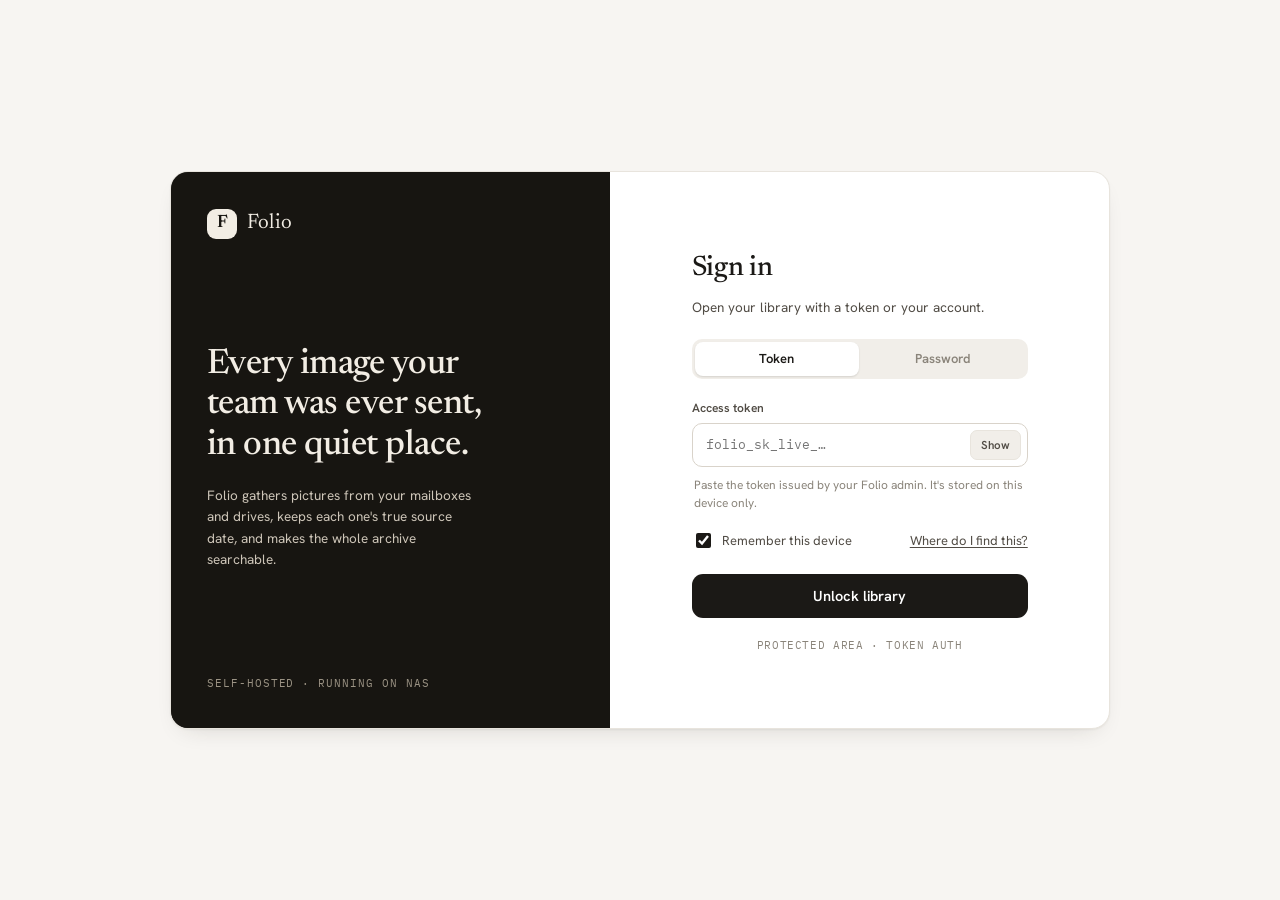
<file: services/portal/portal/static/demo.html>
<!doctype html>
<html lang="en" data-theme="light">
<head>
  <meta charset="utf-8" />
  <meta name="viewport" content="width=device-width, initial-scale=1, viewport-fit=cover" />
  <title>Folio · Design Preview (offline demo)</title>
  <link rel="icon" href="data:image/svg+xml,%3Csvg xmlns='http://www.w3.org/2000/svg' viewBox='0 0 24 24'%3E%3Crect width='24' height='24' rx='6' fill='%231b1916'/%3E%3Ctext x='12' y='17' font-family='Georgia,serif' font-size='15' fill='%23fff' text-anchor='middle'%3EF%3C/text%3E%3C/svg%3E" />
  <link rel="preconnect" href="https://fonts.googleapis.com" />
  <link rel="preconnect" href="https://fonts.gstatic.com" crossorigin />
  <link href="https://fonts.googleapis.com/css2?family=Hanken+Grotesk:wght@400;500;600;700&family=Newsreader:ital,opsz,wght@0,6..72,400;0,6..72,500;1,6..72,400;1,6..72,500&family=IBM+Plex+Mono:wght@400;500&display=swap" rel="stylesheet" />
  <!-- Same production stylesheet — no styling drift. -->
  <link rel="stylesheet" href="css/app.css" />
  <!-- Flip the app into offline-demo mode BEFORE the module entry runs. -->
  <script>window.FOLIO_DEMO = true;</script>
</head>
<body>
  <div id="root"></div>
  <!-- Same production entry; api.js routes all calls to the embedded dataset. -->
  <script type="module" src="js/app.js"></script>
</body>
</html>
</file>
<file: services/portal/portal/static/css/app.css>
/* ============================================================================
   Folio Portal — app.css
   Faithful reproduction of the approved mockup (design/folio-mockup.dc.html).
   Inline prototype styles are translated to real classes + CSS :hover.
   Theme tokens live on the root element via [data-theme]; default = light.
   ========================================================================== */

/* ----------------------------------------------------------------- Reset -- */
*{box-sizing:border-box}
html,body{margin:0;padding:0}
html{min-height:100%}

:root{
  /* Light (default) */
  --bg:#f7f5f2; --surface:#ffffff; --surface-2:#f1eee9;
  --ink:#1b1916; --ink-soft:#514c45; --muted:#8a847a;
  --line:#e8e4dd; --line-strong:#d9d3ca; --field:#ffffff;
  --shadow:0 1px 2px rgba(40,34,26,.05), 0 10px 26px -14px rgba(40,34,26,.2);
  --overlay:rgba(28,24,20,.5);
  --danger:#b23b2e;
  /* Accent: Graphite */
  --accent:#1b1916; --accent-contrast:#ffffff;
  color-scheme:light;
}
[data-theme="dark"]{
  --bg:#15130f; --surface:#1d1a16; --surface-2:#25211b;
  --ink:#f2ede4; --ink-soft:#b8b0a4; --muted:#837c6f;
  --line:#2c2822; --line-strong:#3a352d; --field:#211e19;
  --shadow:0 1px 2px rgba(0,0,0,.4), 0 12px 30px -14px rgba(0,0,0,.7);
  --overlay:rgba(8,6,4,.74);
  --danger:#e88a7a;
  /* Accent: Graphite (dark) */
  --accent:#f2ede4; --accent-contrast:#1b1916;
  color-scheme:dark;
}

body{
  background:var(--bg);
  color:var(--ink);
  font-family:'Hanken Grotesk',system-ui,-apple-system,sans-serif;
  font-size:14px; line-height:1.5;
  -webkit-font-smoothing:antialiased;
  -moz-osx-font-smoothing:grayscale;
}
#root{min-height:100vh}
input,button,select,textarea{font-family:inherit}
button{font:inherit}
a{color:inherit}

::selection{background:rgba(0,0,0,.10)}
[data-theme="dark"] ::selection{background:rgba(255,255,255,.12)}

::-webkit-scrollbar{width:11px;height:11px}
::-webkit-scrollbar-thumb{background:rgba(120,110,95,.30);border-radius:9px;border:3px solid transparent;background-clip:padding-box}
::-webkit-scrollbar-track{background:transparent}

@keyframes folioIn{from{opacity:0;transform:translateY(6px)}to{opacity:1;transform:none}}
@keyframes toastIn{from{opacity:0;transform:translate(-50%,10px)}to{opacity:1;transform:translate(-50%,0)}}
@keyframes lbIn{from{opacity:0}to{opacity:1}}

[hidden]{display:none !important}

/* --------------------------------------------------------------- Buttons -- */
.btn-primary{
  background:var(--accent); color:var(--accent-contrast);
  border:none; border-radius:11px; font-weight:600; cursor:pointer;
  transition:filter .12s ease;
}
.btn-primary:hover{filter:brightness(.94)}
.btn-primary:disabled{opacity:.55;cursor:default;filter:none}

.btn-ghost{
  background:transparent; border:1px solid var(--line-strong); color:var(--ink);
  border-radius:9px; font-weight:500; cursor:pointer; transition:background .12s ease;
}
.btn-ghost:hover{background:var(--surface-2)}

.link-btn{
  background:none;border:none;color:var(--ink-soft);font-size:13px;cursor:pointer;
  text-decoration:underline;text-underline-offset:2px;padding:0;
}

/* Reusable custom checkbox (square) */
.cbox{
  position:relative;width:16px;height:16px;border-radius:5px;
  border:1.5px solid var(--line-strong);flex-shrink:0;
  display:flex;align-items:center;justify-content:center;background:var(--field);
}
.cbox.lg{width:17px;height:17px}
.cbox .cbox-fill{
  position:absolute;inset:-1.5px;border-radius:5px;background:var(--accent);
  display:flex;align-items:center;justify-content:center;color:var(--accent-contrast);
}

/* iOS-style toggle */
.toggle{
  position:relative;width:40px;height:23px;border-radius:999px;border:none;
  cursor:pointer;padding:0;background:var(--line-strong);transition:background .15s;flex-shrink:0;
}
.toggle.on{background:var(--accent)}
.toggle .toggle-knob{
  position:absolute;top:2px;left:2px;width:19px;height:19px;border-radius:50%;
  background:#fff;box-shadow:0 1px 2px rgba(0,0,0,.3);transition:transform .15s;
}
.toggle.on .toggle-knob{transform:translateX(17px)}

/* Custom-styled select */
.select-wrap{position:relative;display:inline-block}
.select{
  appearance:none;-webkit-appearance:none;height:34px;padding:0 30px 0 12px;
  background:var(--surface);border:1px solid var(--line-strong);border-radius:9px;
  color:var(--ink);font-size:13px;cursor:pointer;outline:none;
}
.select-chevron{
  position:absolute;right:10px;top:50%;transform:translateY(-50%);
  pointer-events:none;color:var(--muted);display:flex;
}

/* ===========================================================================
   LOGIN
   ========================================================================== */
.login-wrap{min-height:100vh;display:flex;align-items:center;justify-content:center;padding:24px}
.login-card{
  display:flex;width:100%;max-width:940px;min-height:558px;background:var(--surface);
  border:1px solid var(--line);border-radius:18px;overflow:hidden;box-shadow:var(--shadow);
}
.login-cover{position:relative;flex:1.05 1 0;min-width:0;background:#171511;color:#f2ede4;overflow:hidden}
.login-cover .cover-photo{position:absolute;inset:0;width:100%;height:100%;object-fit:cover;opacity:.4}
.login-cover .cover-overlay{position:absolute;inset:0;background:linear-gradient(180deg,rgba(23,21,17,.5),rgba(23,21,17,.84))}
.login-cover .cover-content{position:relative;height:100%;display:flex;flex-direction:column;justify-content:space-between;padding:36px}
.cover-brand{display:flex;align-items:center;gap:10px}
.cover-mark{width:30px;height:30px;border-radius:9px;background:#f2ede4;color:#171511;display:flex;align-items:center;justify-content:center;font-family:'Newsreader',serif;font-size:18px;font-weight:600}
.cover-word{font-family:'Newsreader',serif;font-size:21px;letter-spacing:.01em}
.cover-headline{font-family:'Newsreader',serif;font-weight:500;font-size:35px;line-height:1.16;letter-spacing:-.015em;max-width:15ch;text-wrap:balance}
.cover-sub{margin:18px 0 0;max-width:33ch;color:#cdc5b8;font-size:13.5px;line-height:1.6}
.cover-eyebrow{font-family:'IBM Plex Mono',monospace;font-size:10.5px;letter-spacing:.09em;text-transform:uppercase;color:#9b9384}

.login-pane{flex:1 1 0;min-width:0;display:flex;align-items:center;justify-content:center;padding:40px}
.login-form{width:100%;max-width:336px}
.login-title{margin:0;font-family:'Newsreader',serif;font-weight:500;font-size:28px;letter-spacing:-.01em}
.login-subtitle{margin:8px 0 22px;color:var(--ink-soft);font-size:13.5px}

.login-tabs{display:flex;align-items:center;padding:3px;gap:2px;background:var(--surface-2);border-radius:10px;margin:0 0 20px}
.login-tab{
  flex:1;height:34px;border:none;border-radius:8px;background:transparent;color:var(--muted);
  font-size:13px;font-weight:600;cursor:pointer;transition:background .12s,color .12s;
}
.login-tab.active{background:var(--surface);color:var(--ink);box-shadow:0 1px 2px rgba(0,0,0,.12)}

.field-label{display:block;font-size:12px;font-weight:600;margin:0 0 6px;color:var(--ink-soft)}
.field-wrap{position:relative}
.field-wrap + .field-wrap{margin-top:14px}
.auth-input{
  width:100%;height:44px;padding:0 13px;background:var(--field);
  border:1px solid var(--line-strong);border-radius:10px;outline:none;color:var(--ink);font-size:14px;
}
.auth-input.mono{font-family:'IBM Plex Mono',monospace;font-size:13px}
.auth-input.has-toggle{padding-right:62px}
.show-toggle{
  position:absolute;right:7px;top:50%;transform:translateY(-50%);height:30px;padding:0 10px;
  background:var(--surface-2);border:1px solid var(--line);border-radius:7px;color:var(--ink-soft);
  font-size:11.5px;font-weight:600;cursor:pointer;
}
.field-help{margin:9px 2px 0;font-size:12px;color:var(--muted);line-height:1.5}
.login-error{margin:12px 2px 0;font-size:12.5px;color:var(--danger);line-height:1.45;min-height:1px}
.remember-row{display:flex;align-items:center;justify-content:space-between;margin:18px 0 22px;gap:10px}
.remember{display:flex;align-items:center;gap:8px;font-size:13px;color:var(--ink-soft);cursor:pointer}
.remember input{width:15px;height:15px;accent-color:var(--accent)}
.btn-unlock{width:100%;height:44px;border-radius:11px;font-size:14.5px}
.login-eyebrow{margin:20px 0 0;text-align:center;font-family:'IBM Plex Mono',monospace;font-size:10.5px;letter-spacing:.06em;text-transform:uppercase;color:var(--muted)}

/* ===========================================================================
   HEADER
   ========================================================================== */
.topbar{
  position:sticky;top:0;z-index:40;display:flex;align-items:center;gap:16px;height:60px;
  padding:0 20px;background:var(--surface);border-bottom:1px solid var(--line);
}
.brand-group{display:flex;align-items:center;gap:18px;flex-shrink:0}
.brand{display:flex;align-items:center;gap:9px}
.brand-mark{width:28px;height:28px;border-radius:8px;background:var(--accent);color:var(--accent-contrast);display:flex;align-items:center;justify-content:center;font-family:'Newsreader',serif;font-size:17px;font-weight:600}
.brand-word{font-family:'Newsreader',serif;font-size:19px;letter-spacing:.01em}
.tabs{display:flex;align-items:center;gap:2px}
.tab{position:relative;background:none;border:none;cursor:pointer;font-size:13.5px;font-weight:500;color:var(--ink);padding:9px 10px;border-radius:8px;transition:background .12s}
.tab:hover{background:var(--surface-2)}
.tab-underline{position:absolute;left:10px;right:10px;bottom:-1px;height:2px;background:var(--accent);border-radius:2px}

.search-area{flex:1 1 0;display:flex;justify-content:center;min-width:0}
.search-box{position:relative;width:100%;max-width:520px;display:flex;align-items:center;gap:9px;height:38px;padding:0 12px;background:var(--field);border:1px solid var(--line);border-radius:10px}
.search-icon{display:flex;color:var(--muted);flex-shrink:0}
.search-input{flex:1;min-width:0;border:none;background:none;outline:none;font-size:13.5px;color:var(--ink)}
.search-clear{display:flex;background:none;border:none;cursor:pointer;color:var(--muted);padding:2px}

.header-right{display:flex;align-items:center;gap:12px;flex-shrink:0}
.seg{display:flex;align-items:center;padding:3px;gap:2px;background:var(--surface-2);border-radius:9px}
.seg-btn{height:28px;padding:0 12px;border:none;border-radius:7px;font-size:12.5px;font-weight:600;cursor:pointer;background:transparent;color:var(--muted);transition:background .12s,color .12s}
.seg-btn.active{background:var(--surface);color:var(--ink);box-shadow:0 1px 2px rgba(0,0,0,.12)}
.divider{width:1px;height:24px;background:var(--line)}

.user-menu{position:relative}
.user-btn{display:flex;align-items:center;gap:9px;background:none;border:none;cursor:pointer;padding:4px 6px;border-radius:9px;transition:background .12s}
.user-btn:hover{background:var(--surface-2)}
.avatar{width:28px;height:28px;border-radius:50%;background:var(--surface-2);border:1px solid var(--line-strong);display:flex;align-items:center;justify-content:center;font-size:12.5px;font-weight:600;color:var(--ink)}
.user-name{font-size:13px;font-weight:500}
.user-chevron{color:var(--muted);display:flex}
.menu{position:absolute;right:0;top:48px;width:206px;background:var(--surface);border:1px solid var(--line);border-radius:12px;box-shadow:var(--shadow);padding:6px;z-index:50;animation:folioIn .12s ease}
.menu-head{padding:8px 10px 6px}
.menu-name{font-size:13px;font-weight:600}
.menu-sub{font-size:11.5px;color:var(--muted)}
.menu-sep{height:1px;background:var(--line);margin:4px 0}
.menu-item{width:100%;text-align:left;background:none;border:none;cursor:pointer;font-size:13px;color:var(--ink);padding:8px 10px;border-radius:8px;transition:background .12s}
.menu-item:hover{background:var(--surface-2)}

/* ===========================================================================
   LIBRARY
   ========================================================================== */
.library{display:flex;align-items:flex-start}
.sidebar{
  position:sticky;top:60px;align-self:flex-start;width:256px;flex-shrink:0;
  height:calc(100vh - 60px);overflow-y:auto;border-right:1px solid var(--line);
  padding:20px 14px 40px;background:var(--surface);
}
.side-eyebrow{font-family:'IBM Plex Mono',monospace;font-size:10px;letter-spacing:.1em;text-transform:uppercase;color:var(--muted);margin:0 8px 9px}
.side-list{display:flex;flex-direction:column;gap:1px}
.side-sep{height:1px;background:var(--line);margin:18px 8px}
.side-subhead{font-size:11px;font-weight:700;color:var(--ink-soft);margin:0 8px 5px;letter-spacing:.02em}
.side-group{display:flex;flex-direction:column;gap:1px;margin-bottom:11px}

.folder-row{position:relative;display:flex;align-items:center;justify-content:space-between;gap:8px;width:100%;background:none;border:none;cursor:pointer;text-align:left;padding:8px 10px;border-radius:9px;color:var(--ink);font-size:13.5px;transition:background .12s}
.folder-row:hover{background:var(--surface-2)}
.folder-fill{position:absolute;inset:0;background:var(--surface-2);border-radius:9px}
.folder-bar{position:absolute;left:0;top:7px;bottom:7px;width:3px;background:var(--accent);border-radius:0 3px 3px 0}
.folder-name{position:relative;z-index:1;white-space:nowrap;overflow:hidden;text-overflow:ellipsis}
.folder-count{position:relative;z-index:1;font-size:11.5px;color:var(--muted);font-family:'IBM Plex Mono',monospace}
.folder-row.depth-1 .folder-name{padding-left:14px}
.folder-row.depth-2 .folder-name{padding-left:28px}

.opt-row{display:flex;align-items:center;gap:9px;padding:6px 8px;border-radius:8px;cursor:pointer;font-size:12.5px;transition:background .12s}
.opt-row:hover{background:var(--surface-2)}
.opt-name{flex:1;min-width:0;white-space:nowrap;overflow:hidden;text-overflow:ellipsis;color:var(--ink)}
.opt-count{font-size:11px;color:var(--muted);font-family:'IBM Plex Mono',monospace}
.vendor-dot{width:8px;height:8px;border-radius:50%;flex-shrink:0}

.presets{display:flex;flex-wrap:wrap;gap:6px;margin:0 8px 12px}
.preset{height:27px;padding:0 11px;border-radius:8px;font-size:12px;cursor:pointer;border:1px solid var(--line-strong);background:var(--field);color:var(--ink-soft);font-weight:500}
.preset.active{border:1px solid var(--accent);background:var(--accent);color:var(--accent-contrast);font-weight:600}
.date-row{display:flex;gap:8px;margin:0 8px}
.date-col{flex:1;min-width:0}
.date-cap{font-size:10.5px;color:var(--muted);margin-bottom:4px}
.date-input{width:100%;height:34px;padding:0 8px;background:var(--field);border:1px solid var(--line-strong);border-radius:8px;color:var(--ink);font-size:12px;outline:none}
.reset-link{margin:16px 8px 0;background:none;border:none;color:var(--ink-soft);font-size:12.5px;cursor:pointer;text-decoration:underline;text-underline-offset:2px;display:block}

.main{flex:1 1 0;min-width:0;padding:24px 28px 64px}
.coll-title{margin:0;font-family:'Newsreader',serif;font-weight:500;font-size:27px;letter-spacing:-.01em}
.coll-desc{margin:7px 0 0;color:var(--ink-soft);font-size:13.5px}
.coll-meta{display:flex;align-items:center;gap:8px;margin:10px 0 18px;font-family:'IBM Plex Mono',monospace;font-size:11px;color:var(--muted);text-transform:uppercase;letter-spacing:.06em}

.toolbar{display:flex;align-items:center;justify-content:space-between;gap:14px;flex-wrap:wrap;padding:12px 0;border-top:1px solid var(--line);border-bottom:1px solid var(--line);margin-bottom:22px}
.toolbar-left{display:flex;align-items:center;gap:12px;flex-wrap:wrap}
.toolbar-right{display:flex;align-items:center;gap:12px;flex-wrap:wrap}
.select-all{display:flex;align-items:center;gap:8px;cursor:pointer;font-size:13px;color:var(--ink-soft)}
.selection-info{display:flex;align-items:center;gap:10px;padding-left:13px;border-left:1px solid var(--line)}
.sel-count{font-size:13px;font-weight:600}
.btn-download{display:flex;align-items:center;gap:7px;height:32px;padding:0 12px;border-radius:9px;font-size:13px;font-weight:600}
.btn-edit-sel{display:flex;align-items:center;gap:6px;height:32px;padding:0 12px;background:transparent;border:1px solid var(--line-strong);color:var(--ink);border-radius:9px;font-size:13px;font-weight:600;cursor:pointer;transition:background .12s}
.btn-edit-sel:hover{background:var(--surface-2)}
.control{display:flex;align-items:center;gap:7px}
.control-label{font-size:12.5px;color:var(--muted)}

.grid{display:grid;grid-template-columns:repeat(auto-fill,minmax(248px,1fr));gap:16px}
.tile{position:relative;aspect-ratio:4/3;border-radius:13px;overflow:hidden;cursor:zoom-in;box-shadow:var(--shadow)}
.tile-bg{position:absolute;inset:0}
.tile-img{position:absolute;inset:0;width:100%;height:100%;object-fit:cover;opacity:0;transition:opacity .25s ease}
.tile-img.loaded{opacity:1}
.tile-caption{position:absolute;left:0;right:0;bottom:0;padding:28px 12px 11px;background:linear-gradient(180deg,transparent,rgba(18,14,10,.7));display:flex;align-items:flex-end;justify-content:space-between;gap:8px;pointer-events:none}
.cap-left{display:flex;align-items:center;gap:7px;min-width:0}
.cap-vendor{color:#fff;font-size:12px;font-weight:500;white-space:nowrap;overflow:hidden;text-overflow:ellipsis}
.cap-date{color:#f3ede2;font-family:'Newsreader',serif;font-style:italic;font-size:12.5px;white-space:nowrap;flex-shrink:0}
.tile-ring{position:absolute;inset:0;border:2.5px solid var(--accent);border-radius:13px;box-shadow:inset 0 0 0 2px rgba(255,255,255,.55);pointer-events:none}
.tile-top{position:absolute;left:0;right:0;top:0;padding:9px;display:flex;align-items:flex-start;justify-content:space-between;gap:8px;pointer-events:none}
.tile-check{position:relative;display:flex;align-items:center;justify-content:center;width:24px;height:24px;border-radius:7px;border:1.5px solid rgba(255,255,255,.92);cursor:pointer;padding:0;overflow:hidden;background:rgba(18,14,10,.34);opacity:0;pointer-events:none;transition:opacity .12s}
.tile-check-fill{position:absolute;inset:0;background:var(--accent);display:flex;align-items:center;justify-content:center;color:var(--accent-contrast)}
.tile-open{display:flex;align-items:center;gap:5px;height:24px;padding:0 9px;border-radius:7px;border:none;background:rgba(255,255,255,.94);color:#1b1916;font-size:11.5px;font-weight:600;cursor:pointer;opacity:0;pointer-events:none;transition:opacity .12s}
.tile:hover .tile-check,.tile.selected .tile-check{opacity:1;pointer-events:auto}
.tile:hover .tile-open{opacity:1;pointer-events:auto}

.empty{text-align:center;padding:78px 20px}
.empty-title{font-family:'Newsreader',serif;font-style:italic;font-size:22px;color:var(--ink);margin-bottom:8px}
.empty-text{margin:0 0 18px;font-size:13.5px;color:var(--ink-soft)}
.empty-btn{height:36px;padding:0 16px;border-radius:9px;font-weight:600}

.pager{display:flex;flex-direction:column;align-items:center;gap:13px;margin-top:36px}
.pager-row{display:flex;align-items:center;gap:6px}
.page-btn{min-width:34px;height:34px;padding:0 6px;border-radius:9px;font-size:13px;cursor:pointer;border:1px solid var(--line-strong);background:var(--surface);color:var(--ink);font-weight:500}
.page-btn.active{background:var(--accent);color:var(--accent-contrast);font-weight:700;border-color:var(--accent)}
.page-gap{padding:0 4px;color:var(--muted)}
.nav-btn{height:34px;padding:0 13px;border:1px solid var(--line-strong);border-radius:9px;background:var(--surface);font-size:13px;color:var(--ink);cursor:pointer}
.nav-btn.disabled{color:var(--muted);opacity:.5;cursor:default}
.range-label{font-family:'IBM Plex Mono',monospace;font-size:11px;color:var(--muted);letter-spacing:.04em}

.loading-note{padding:40px 8px;text-align:center;color:var(--muted);font-family:'IBM Plex Mono',monospace;font-size:12px;letter-spacing:.04em}

/* ===========================================================================
   SENDERS & SOURCES
   ========================================================================== */
.senders-page{max-width:980px;margin:0 auto;padding:32px 26px 72px}
.page-title{margin:0;font-family:'Newsreader',serif;font-weight:500;font-size:28px;letter-spacing:-.01em}
.page-intro{margin:11px 0 0;max-width:64ch;color:var(--ink-soft);font-size:14px;line-height:1.6}
.section-head{display:flex;align-items:baseline;justify-content:space-between;gap:12px;flex-wrap:wrap;margin:30px 0 4px}
.section-head.tight{margin-top:38px}
.section-head h2{margin:0;font-family:'Newsreader',serif;font-weight:500;font-size:19px;letter-spacing:-.01em}
.section-stat{font-family:'IBM Plex Mono',monospace;font-size:11px;text-transform:uppercase;letter-spacing:.06em;color:var(--muted)}
.section-help{margin:6px 0 16px;color:var(--muted);font-size:12.5px;line-height:1.5}
.add-row{display:flex;gap:10px;margin-bottom:22px;flex-wrap:wrap;align-items:center}
.add-input{flex:1;max-width:420px;height:40px;padding:0 13px;background:var(--field);border:1px solid var(--line-strong);border-radius:10px;outline:none;font-size:13.5px;color:var(--ink)}
.add-account-select{height:40px;padding:0 30px 0 12px;border-radius:10px;background:var(--field)}
.btn-add{height:40px;padding:0 18px;border-radius:10px;font-weight:600}
.btn-connect{height:40px;padding:0 14px;border-radius:10px;display:flex;align-items:center;gap:6px}
.section-note{margin:18px 2px 0;font-size:12.5px;color:var(--muted);line-height:1.6}

.table{border:1px solid var(--line);border-radius:14px;overflow:hidden;background:var(--surface)}
.thead{align-items:center;padding:11px 18px;background:var(--surface-2);border-bottom:1px solid var(--line);font-family:'IBM Plex Mono',monospace;font-size:10px;letter-spacing:.08em;text-transform:uppercase;color:var(--muted)}
.trow{border-bottom:1px solid var(--line)}
.trow:last-child{border-bottom:none}
.trow.off{opacity:.5}
.tcells{align-items:center;padding:13px 18px}
.grid-senders{display:grid;grid-template-columns:1fr 116px 198px 92px}
.grid-drive{display:grid;grid-template-columns:1fr 174px 88px 84px}
.cell-num{text-align:right;font-family:'IBM Plex Mono',monospace;font-size:13px;color:var(--ink-soft)}
.sender-addr{font-family:'IBM Plex Mono',monospace;font-size:13px;color:var(--ink);white-space:nowrap;overflow:hidden;text-overflow:ellipsis}
.tag{display:inline-block;margin-top:5px;font-size:9.5px;font-family:'IBM Plex Mono',monospace;text-transform:uppercase;letter-spacing:.06em;color:var(--muted);background:var(--surface-2);padding:2px 6px;border-radius:5px}
.cell-vendor{padding-left:18px}
.cell-toggle{display:flex;justify-content:flex-end}
.select-sm{appearance:none;-webkit-appearance:none;width:100%;height:34px;padding:0 28px 0 11px;background:var(--field);border:1px solid var(--line-strong);border-radius:8px;color:var(--ink);font-size:12.5px;cursor:pointer;outline:none}
.drive-name{font-size:13.5px;color:var(--ink);white-space:nowrap;overflow:hidden;text-overflow:ellipsis}
.drive-tags{display:flex;align-items:center;gap:6px;margin-top:5px}
.drive-tags .tag{margin-top:0}
.cell-account{font-family:'IBM Plex Mono',monospace;font-size:12px;color:var(--ink-soft);white-space:nowrap;overflow:hidden;text-overflow:ellipsis;padding-right:10px}
.cell-drivename{min-width:0;padding-right:10px}
.thead .th-r{text-align:right}
.thead .th-vendor{padding-left:18px}
.empty-table{padding:26px 18px;text-align:center;color:var(--muted);font-size:13px}
/* Email-sender groups (Included / Not included), each a card with a fixed-height
   scrolling body so a long list never stretches the page (v3 design). */
.sender-group-label{display:flex;align-items:center;gap:8px;margin:22px 2px 8px}
.sender-dot{width:7px;height:7px;border-radius:50%;flex-shrink:0}
.sender-dot.included{background:var(--accent)}
.sender-dot.excluded{background:var(--line-strong)}
.sender-group-name{font-size:11px;font-weight:700;color:var(--ink-soft);letter-spacing:.02em}
.sender-group-count{font-family:'IBM Plex Mono',monospace;font-size:11px;color:var(--muted)}
.sender-scroll{max-height:312px;overflow-y:auto}

/* ===========================================================================
   AUTOMATION RULES — design/folio-mockup.dc.html isRules block
   A rule = one condition + up to two actions (assign vendor / add to collection).
   ========================================================================== */
.rules-page{max-width:980px;margin:0 auto;padding:32px 26px 72px}
.rules-stats{display:flex;gap:14px;margin:20px 0 22px;font-family:'IBM Plex Mono',monospace;font-size:11px;text-transform:uppercase;letter-spacing:.06em;color:var(--muted)}

/* Builder card */
.rule-builder{border:1px solid var(--line);border-radius:14px;background:var(--surface);padding:18px 18px 20px;margin:0 0 26px}
.rule-builder-head{font-family:'IBM Plex Mono',monospace;font-size:10px;letter-spacing:.1em;text-transform:uppercase;color:var(--muted);margin-bottom:14px}
.rule-row{display:flex;flex-wrap:wrap;gap:14px;align-items:flex-end}
.rule-row-actions{margin-top:15px}
.rule-field{min-width:0}
.rule-field.w-when{width:188px;flex-shrink:0}
.rule-field.w-assign{width:220px;flex-shrink:0}
.rule-field.grow{flex:1;min-width:220px}
.rule-cap{font-size:11px;color:var(--muted);margin-bottom:6px}
.rule-select{display:block}
.rule-select .select{width:100%;height:38px;background:var(--field)}
.rule-input{width:100%;height:38px;padding:0 12px;background:var(--field);border:1px solid var(--line-strong);border-radius:9px;outline:none;font-size:13px;color:var(--ink)}
.rule-spacer{flex:1;min-width:8px}
.rule-draft-matches{display:flex;align-items:center;justify-content:flex-end;padding-right:14px;color:var(--muted);font-family:'IBM Plex Mono',monospace;font-size:12px;white-space:nowrap}
.rule-submit{display:flex;align-items:center;gap:14px}
.btn-rule{height:38px;padding:0 18px;border-radius:10px;font-weight:600;white-space:nowrap}
.btn-run-rules{height:32px;padding:0 13px;border-radius:9px;font-size:12.5px;font-weight:600}

/* Active rules list (table reuses .table/.thead/.trow/.tcells from above) */
.rule-cond{font-size:13.5px;color:var(--ink);padding-right:12px}
.rule-assigns{display:flex;flex-wrap:wrap;gap:6px;padding-right:12px}
.rule-chip{display:inline-flex;align-items:center;gap:6px;font-size:12px;color:var(--ink-soft);background:var(--surface-2);border:1px solid var(--line);padding:3px 9px;border-radius:999px}
.rule-noassign{font-size:13px;color:var(--muted)}
.rule-oncell{display:flex;align-items:center;justify-content:flex-end;gap:12px}
.rule-del{display:flex;background:none;border:none;cursor:pointer;color:var(--muted);padding:3px;border-radius:6px;transition:color .12s}
.rule-del:hover{color:var(--ink)}

/* ===========================================================================
   LIGHTBOX
   ========================================================================== */
.lb-overlay{position:fixed;inset:0;z-index:60;background:var(--overlay);display:flex;align-items:center;justify-content:center;padding:30px;animation:lbIn .15s ease}
.lb-modal{position:relative;display:flex;width:100%;max-width:1180px;height:100%;max-height:760px;background:var(--surface);border:1px solid var(--line);border-radius:16px;overflow:hidden;box-shadow:0 30px 80px -20px rgba(0,0,0,.6)}
.lb-stage{position:relative;flex:1 1 0;min-width:0;display:flex;align-items:center;justify-content:center;overflow:hidden}
.lb-bg{position:absolute;inset:0}
.lb-img{position:absolute;inset:0;background-size:contain;background-position:center;background-repeat:no-repeat}
.lb-nav{position:absolute;top:50%;transform:translateY(-50%);width:40px;height:40px;border-radius:50%;border:none;background:rgba(255,255,255,.92);color:#1b1916;display:flex;align-items:center;justify-content:center;cursor:pointer;box-shadow:0 2px 10px rgba(0,0,0,.3)}
.lb-prev{left:14px}
.lb-next{right:14px}
.lb-pos{position:absolute;left:14px;bottom:12px;font-family:'IBM Plex Mono',monospace;font-size:11px;color:#fff;background:rgba(18,14,10,.55);padding:4px 9px;border-radius:6px}
.lb-panel{width:344px;flex-shrink:0;border-left:1px solid var(--line);background:var(--surface);display:flex;flex-direction:column}
.lb-scroll{flex:1;overflow-y:auto;padding:22px 22px 8px}
.lb-filename{font-family:'IBM Plex Mono',monospace;font-size:12.5px;color:var(--ink);word-break:break-all}
.lb-eyebrow{font-family:'IBM Plex Mono',monospace;font-size:10px;letter-spacing:.08em;text-transform:uppercase;color:var(--muted);margin-bottom:5px}
.lb-truedate{font-family:'Newsreader',serif;font-style:italic;font-size:23px;color:var(--ink);line-height:1.12}
.lb-added{margin-top:6px;font-size:12px;color:var(--muted)}
.lb-sep{height:1px;background:var(--line);margin:18px 0}
.lb-block{margin-bottom:15px}
.lb-section{margin-top:18px}
.lb-rowflex{display:flex;align-items:center;gap:8px}
.lb-acctname{font-size:13.5px;color:var(--ink)}
.lb-vendorname{font-size:13.5px;color:var(--ink)}
.lb-mono{font-family:'IBM Plex Mono',monospace;font-size:12.5px;color:var(--ink);word-break:break-all}
.lb-subject{font-size:13px;color:var(--ink-soft);margin-top:6px;line-height:1.5}
.chips{display:flex;flex-wrap:wrap;gap:6px}
.chip{font-size:12px;color:var(--ink-soft);background:var(--surface-2);border:1px solid var(--line);padding:3px 9px;border-radius:999px}
.lb-none{font-size:12.5px;color:var(--muted)}
.lb-vendor-dot{width:10px;height:10px;border-radius:50%;flex-shrink:0}
.lb-footer{border-top:1px solid var(--line);padding:14px;display:flex;flex-direction:column;gap:8px;position:relative}
.lb-actions{display:flex;gap:8px}
.btn-lb-download{flex:1;display:flex;align-items:center;justify-content:center;gap:7px;height:38px;border-radius:9px;font-weight:600}
.btn-lb-vendor{flex:1;display:flex;align-items:center;justify-content:center;gap:5px;height:38px;border-radius:9px;font-weight:500}
.btn-lb-edit{height:38px;border-radius:9px;font-weight:500;display:flex;align-items:center;justify-content:center;gap:7px}
.lb-close{position:absolute;right:14px;top:14px;width:34px;height:34px;border-radius:50%;border:none;background:var(--surface);color:var(--ink);display:flex;align-items:center;justify-content:center;cursor:pointer;box-shadow:0 2px 8px rgba(0,0,0,.2);z-index:10;transition:background .12s}
.lb-close:hover{background:var(--surface-2)}

/* ===========================================================================
   EDIT MODAL (single + bulk) — design/folio-mockup.dc.html editOpen block
   ========================================================================== */
.edit-overlay{position:fixed;inset:0;z-index:70;background:var(--overlay);display:flex;align-items:center;justify-content:center;padding:28px;animation:lbIn .15s ease}
.edit-modal{position:relative;width:100%;max-width:468px;max-height:calc(100vh - 56px);display:flex;flex-direction:column;background:var(--surface);border:1px solid var(--line);border-radius:16px;box-shadow:0 30px 80px -20px rgba(0,0,0,.6);overflow:hidden;animation:folioIn .16s ease}
.edit-head{padding:22px 24px 0;flex-shrink:0}
.edit-title{margin:0;font-family:'Newsreader',serif;font-weight:500;font-size:22px;letter-spacing:-.01em}
.edit-subtitle{margin-top:5px;font-family:'IBM Plex Mono',monospace;font-size:12px;color:var(--muted);word-break:break-all}
.edit-body{flex:1;overflow-y:auto;padding:18px 24px 6px}
.edit-eyebrow{font-family:'IBM Plex Mono',monospace;font-size:10px;letter-spacing:.1em;text-transform:uppercase;color:var(--muted);margin-bottom:9px}
.edit-eyebrow.cols{margin-bottom:10px}
.edit-sep{height:1px;background:var(--line);margin:18px 0}
.edit-list{display:flex;flex-direction:column;gap:1px}
.edit-empty{padding:6px 10px;font-size:12.5px;color:var(--muted)}

/* Single — vendor radio rows */
.edit-vrow{display:flex;align-items:center;gap:10px;padding:8px 10px;border-radius:9px;cursor:pointer;transition:background .12s}
.edit-vrow:hover{background:var(--surface-2)}
.edit-radio{position:relative;width:17px;height:17px;border-radius:50%;border:1.5px solid var(--line-strong);flex-shrink:0;display:flex;align-items:center;justify-content:center;background:var(--field)}
.edit-radio-dot{width:9px;height:9px;border-radius:50%;background:var(--accent)}
.edit-vdot{width:9px;height:9px;border-radius:50%;flex-shrink:0}
.edit-vname{flex:1;font-size:13.5px;color:var(--ink)}

/* Single — collection checkbox rows */
.edit-crow{display:flex;align-items:center;gap:10px;padding:8px 10px;border-radius:9px;cursor:pointer;transition:background .12s}
.edit-crow:hover{background:var(--surface-2)}
.edit-cbox{position:relative;width:18px;height:18px;border-radius:5px;border:1.5px solid var(--line-strong);flex-shrink:0;display:flex;align-items:center;justify-content:center;background:var(--field)}
.edit-cbox-fill{position:absolute;inset:-1.5px;border-radius:5px;background:var(--accent);display:flex;align-items:center;justify-content:center;color:var(--accent-contrast)}
.edit-cname{flex:1;font-size:13.5px;color:var(--ink)}

/* Bulk — vendor select */
.edit-select-wrap{position:relative}
.edit-select{appearance:none;-webkit-appearance:none;width:100%;height:40px;padding:0 32px 0 12px;background:var(--field);border:1px solid var(--line-strong);border-radius:9px;color:var(--ink);font-size:13.5px;cursor:pointer;outline:none}
.edit-select-chevron{position:absolute;right:11px;top:50%;transform:translateY(-50%);pointer-events:none;color:var(--muted);display:flex}

/* Inline add rows (vendor + collection) */
.edit-inline{display:flex;gap:8px;margin-top:9px;padding-top:11px;border-top:1px dashed var(--line)}
.edit-inline.cols{margin-top:11px}
.edit-inline-input{flex:1;min-width:0;height:36px;padding:0 11px;background:var(--field);border:1px solid var(--line-strong);border-radius:8px;outline:none;font-size:13px;color:var(--ink)}
.edit-inline-add{height:36px;padding:0 14px;background:var(--surface-2);border:1px solid var(--line-strong);color:var(--ink);border-radius:8px;font-weight:600;font-size:12.5px;cursor:pointer;white-space:nowrap;transition:background .12s}
.edit-inline-add:hover{background:var(--line)}

/* Bulk — collection tri-state rows */
.edit-bulk-list{display:flex;flex-direction:column;gap:9px}
.edit-bulk-crow{display:flex;align-items:center;justify-content:space-between;gap:12px}
.edit-bulk-cinfo{min-width:0}
.edit-bulk-cname{font-size:13.5px;color:var(--ink)}
.edit-bulk-chint{font-size:11px;color:var(--muted);font-family:'IBM Plex Mono',monospace;margin-top:1px}
.edit-pills{display:flex;gap:5px;flex-shrink:0}
.edit-pill{height:28px;padding:0 12px;border-radius:8px;border:1px solid var(--line-strong);background:var(--field);color:var(--ink-soft);font-size:12px;font-weight:600;cursor:pointer}
.edit-pill.on-none{background:var(--ink);color:var(--bg);border-color:var(--ink)}
.edit-pill.on-add{background:var(--accent);color:var(--accent-contrast);border-color:var(--accent)}
.edit-pill.on-remove{background:#bb4a32;color:#fff;border-color:#bb4a32}

/* Footer + close */
.edit-foot{flex-shrink:0;border-top:1px solid var(--line);padding:14px 24px;display:flex;gap:10px;justify-content:flex-end}
.edit-cancel{height:40px;padding:0 16px;background:transparent;border:1px solid var(--line-strong);color:var(--ink);border-radius:10px;font-weight:500;cursor:pointer;transition:background .12s}
.edit-cancel:hover{background:var(--surface-2)}
.edit-save{height:40px;padding:0 18px;border-radius:10px;font-weight:600}
.edit-close{position:absolute;right:14px;top:14px;width:32px;height:32px;border-radius:50%;border:none;background:var(--surface-2);color:var(--ink);display:flex;align-items:center;justify-content:center;cursor:pointer;z-index:2;transition:filter .12s}
.edit-close:hover{filter:brightness(.95)}

/* ===========================================================================
   TOAST
   ========================================================================== */
.toast{position:fixed;left:50%;bottom:26px;transform:translateX(-50%);z-index:80;background:var(--ink);color:var(--bg);font-size:13px;font-weight:500;padding:11px 18px;border-radius:11px;box-shadow:0 10px 30px -8px rgba(0,0,0,.5);max-width:82vw;text-align:center;animation:toastIn .2s ease;font-family:'IBM Plex Mono',monospace;letter-spacing:.01em}

/* ===========================================================================
   RESPONSIVE (graceful narrow fallback; desktop matches mockup exactly)
   ========================================================================== */
@media (max-width:880px){
  .login-card{flex-direction:column;min-height:0;max-width:420px}
  .login-cover{min-height:200px;flex:none}
  .library{flex-direction:column}
  .sidebar{position:static;width:100%;height:auto;border-right:none;border-bottom:1px solid var(--line)}
  .search-area{display:none}
  .grid-senders,.grid-drive{grid-template-columns:1fr auto}
  .thead{display:none}
  .lb-modal{flex-direction:column;max-height:none;height:100%}
  .lb-panel{width:100%;border-left:none;border-top:1px solid var(--line)}
}
</file>
